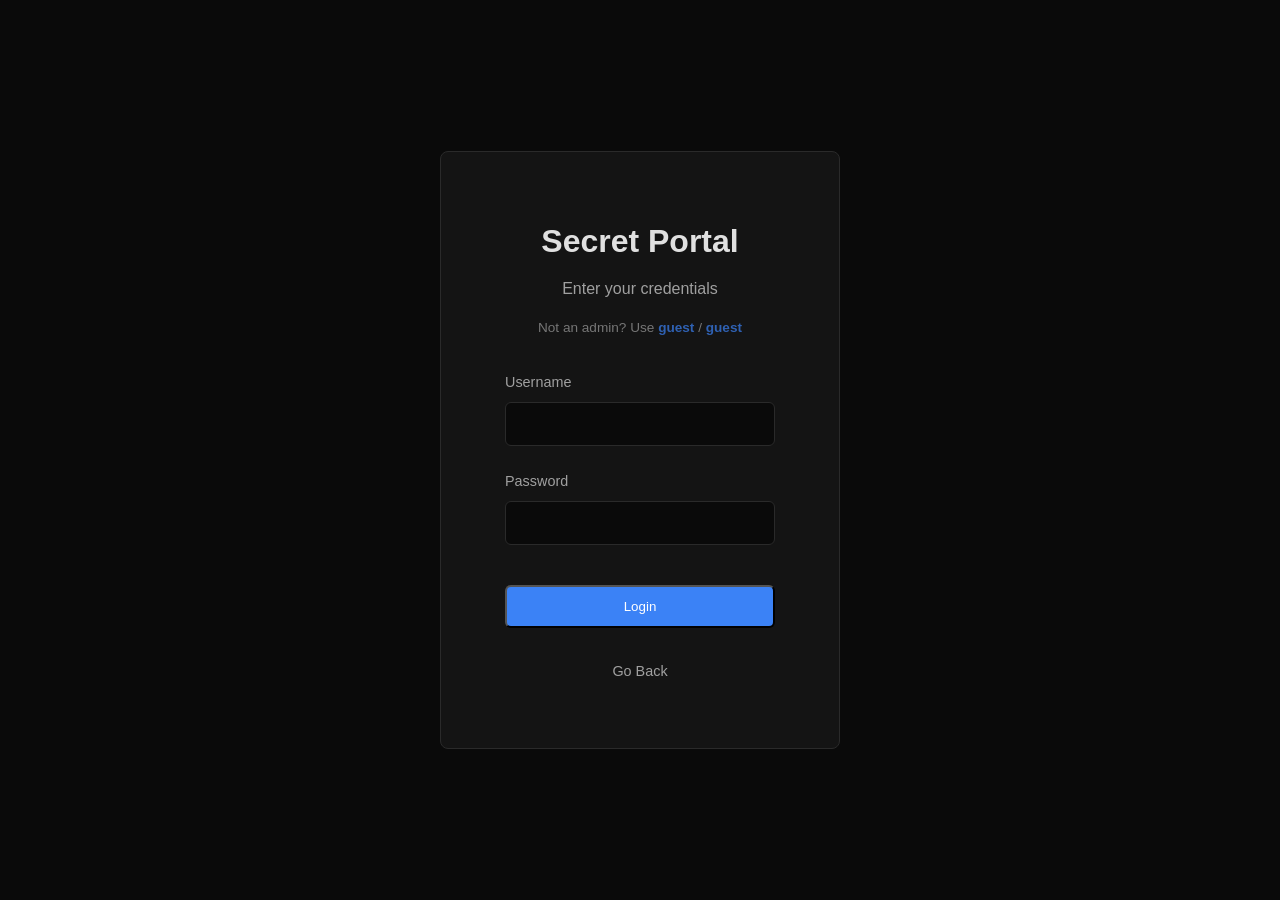
<file: login.html>
<!DOCTYPE html>
<html lang="en">
<head>
    <meta charset="UTF-8">
    <meta name="viewport" content="width=device-width, initial-scale=1.0">
    <title>Login | Portal</title>
    <link rel="stylesheet" href="style.css">
</head>
<body data-page="login">
    <div class="login-container">
        <div class="login-box">
            <h1 class="login-title">Secret Portal</h1>
            <p class="login-subtitle">Enter your credentials</p>
            <p class="login-hint">Not an admin? Use <strong>guest</strong> / <strong>guest</strong></p>

            <form id="loginForm" class="login-form">
                <div class="form-group">
                    <label for="username">Username</label>
                    <input type="text" id="username" name="username" required autocomplete="off">
                </div>
                <div class="form-group">
                    <label for="password">Password</label>
                    <input type="password" id="password" name="password" required>
                </div>
                <p id="errorMsg" class="error-message"></p>
                <button type="submit" class="cta-button login-btn">Login</button>
            </form>

            <a href="secret.html" class="back-link">Go Back</a>
        </div>

        <!-- Dashboard (hidden by default) -->
        <div id="dashboard" class="dashboard hidden">
            <div class="dashboard-header">
                <h1>Welcome, <span id="displayName"></span>!</h1>
                <button id="logoutBtn" class="logout-btn">Logout</button>
            </div>

            <div id="guestContent" class="dashboard-content hidden">
                <div class="access-card">
                    <h2>Guest Access</h2>
                    <p>There's nothing to see here.</p>
                    <div class="secret-message">
                        <p>message</p>
                        <code>Zm9vbAo=  Base64</code>
                    </div>
                </div>
            </div>

            <div id="adminContent" class="dashboard-content hidden">
                <div class="access-card admin-card">
                    <h2>Admin Access</h2>
                    <p>Full access granted. Welcome, administrator.</p>
                    <div class="secret-message">
                        <p>Secret message #1:</p>
                        <code>The cake is a lie.</code>
                    </div>
                    <div class="secret-message">
                        <p>Secret message #2:</p>
                        <code>All your base are belong to us.</code>
                    </div>
                    <div class="secret-message">
                        <p>Admin Secret:</p>
                        <code>konami code: up up down down left right left right B A</code>
                    </div>
                </div>

                <!-- Leaderboard Management -->
                <div class="access-card admin-card leaderboard-admin">
                    <h2>Leaderboard Management</h2>
                    <p>Edit or remove scores from the cat hunt leaderboard.</p>
                    <div id="adminLeaderboard" class="admin-leaderboard">
                        <p class="leaderboard-empty">No scores yet</p>
                    </div>
                    <button id="clearAllBtn" class="logout-btn clear-all-btn">Clear All Scores</button>
                </div>

                <!-- Edit Modal -->
                <div id="editModal" class="modal hidden">
                    <div class="modal-content">
                        <h3>Edit Score</h3>
                        <div class="form-group">
                            <label for="editName">Name</label>
                            <input type="text" id="editName" maxlength="15">
                        </div>
                        <div class="form-group">
                            <label for="editTime">Time (seconds)</label>
                            <input type="number" id="editTime" min="0" step="0.1">
                        </div>
                        <div class="modal-buttons">
                            <button id="saveEditBtn" class="cta-button">Save</button>
                            <button id="cancelEditBtn" class="logout-btn">Cancel</button>
                        </div>
                    </div>
                </div>
            </div>
        </div>
    </div>

    <script>
        // Simple client-side login (NOT secure - for fun only!)
        // Login resets on page refresh or leave
        const accounts = {
            'guest': { password: 'guest', role: 'guest', displayName: 'Guest' },
            'admin': { password: 'admin', role: 'admin', displayName: 'Administrator' }
        };

        const loginForm = document.getElementById('loginForm');
        const dashboard = document.getElementById('dashboard');
        const loginBox = document.querySelector('.login-box');
        const errorMsg = document.getElementById('errorMsg');
        const displayName = document.getElementById('displayName');
        const guestContent = document.getElementById('guestContent');
        const adminContent = document.getElementById('adminContent');
        const logoutBtn = document.getElementById('logoutBtn');

        loginForm.addEventListener('submit', function(e) {
            e.preventDefault();

            const username = document.getElementById('username').value.toLowerCase();
            const password = document.getElementById('password').value;

            if (accounts[username] && accounts[username].password === password) {
                showDashboard(username);
            } else {
                errorMsg.textContent = 'Invalid username or password';
                errorMsg.style.display = 'block';
            }
        });

        logoutBtn.addEventListener('click', function() {
            location.reload();
        });

        function showDashboard(username) {
            const user = accounts[username];
            loginBox.classList.add('hidden');
            dashboard.classList.remove('hidden');
            displayName.textContent = user.displayName;

            if (user.role === 'admin') {
                adminContent.classList.remove('hidden');
                renderAdminLeaderboard();
                initAdminControls();
            } else {
                guestContent.classList.remove('hidden');
            }
        }

        // Admin Leaderboard Management
        let editingIndex = null;

        function getLeaderboard() {
            const data = localStorage.getItem('catLeaderboard');
            return data ? JSON.parse(data) : [];
        }

        function saveLeaderboard(leaderboard) {
            localStorage.setItem('catLeaderboard', JSON.stringify(leaderboard));
        }

        function formatTime(ms) {
            const seconds = Math.floor(ms / 1000);
            const minutes = Math.floor(seconds / 60);
            if (minutes > 0) {
                return `${minutes}m ${seconds % 60}s`;
            }
            return `${(ms / 1000).toFixed(1)}s`;
        }

        function renderAdminLeaderboard() {
            const leaderboard = getLeaderboard();
            const container = document.getElementById('adminLeaderboard');

            if (leaderboard.length === 0) {
                container.innerHTML = '<p class="leaderboard-empty">No scores yet</p>';
                return;
            }

            const sorted = leaderboard
                .map((entry, index) => ({ ...entry, originalIndex: index }))
                .sort((a, b) => a.time - b.time);

            container.innerHTML = sorted.map((entry, rank) => `
                <div class="admin-score-row">
                    <span class="score-rank">#${rank + 1}</span>
                    <span class="score-name">${entry.name}</span>
                    <span class="score-time">${formatTime(entry.time)}</span>
                    <div class="score-actions">
                        <button class="edit-btn" data-index="${entry.originalIndex}">Edit</button>
                        <button class="delete-btn" data-index="${entry.originalIndex}">Delete</button>
                    </div>
                </div>
            `).join('');

            // Add event listeners
            container.querySelectorAll('.edit-btn').forEach(btn => {
                btn.addEventListener('click', () => openEditModal(parseInt(btn.dataset.index)));
            });

            container.querySelectorAll('.delete-btn').forEach(btn => {
                btn.addEventListener('click', () => deleteScore(parseInt(btn.dataset.index)));
            });
        }

        function openEditModal(index) {
            const leaderboard = getLeaderboard();
            const entry = leaderboard[index];
            if (!entry) return;

            editingIndex = index;
            document.getElementById('editName').value = entry.name;
            document.getElementById('editTime').value = (entry.time / 1000).toFixed(1);
            document.getElementById('editModal').classList.remove('hidden');
        }

        function closeEditModal() {
            document.getElementById('editModal').classList.add('hidden');
            editingIndex = null;
        }

        function saveEdit() {
            if (editingIndex === null) return;

            const leaderboard = getLeaderboard();
            const newName = document.getElementById('editName').value.trim() || 'Anonymous';
            const newTime = parseFloat(document.getElementById('editTime').value) * 1000;

            if (newTime > 0) {
                leaderboard[editingIndex] = { name: newName, time: newTime };
                saveLeaderboard(leaderboard);
                renderAdminLeaderboard();
            }

            closeEditModal();
        }

        function deleteScore(index) {
            if (confirm('Delete this score?')) {
                const leaderboard = getLeaderboard();
                leaderboard.splice(index, 1);
                saveLeaderboard(leaderboard);
                renderAdminLeaderboard();
            }
        }

        function clearAllScores() {
            if (confirm('Clear ALL scores? This cannot be undone.')) {
                localStorage.removeItem('catLeaderboard');
                renderAdminLeaderboard();
            }
        }

        function initAdminControls() {
            document.getElementById('saveEditBtn').addEventListener('click', saveEdit);
            document.getElementById('cancelEditBtn').addEventListener('click', closeEditModal);
            document.getElementById('clearAllBtn').addEventListener('click', clearAllScores);

            // Close modal on outside click
            document.getElementById('editModal').addEventListener('click', function(e) {
                if (e.target === this) closeEditModal();
            });
        }
    </script>
</body>
</html>
</file>
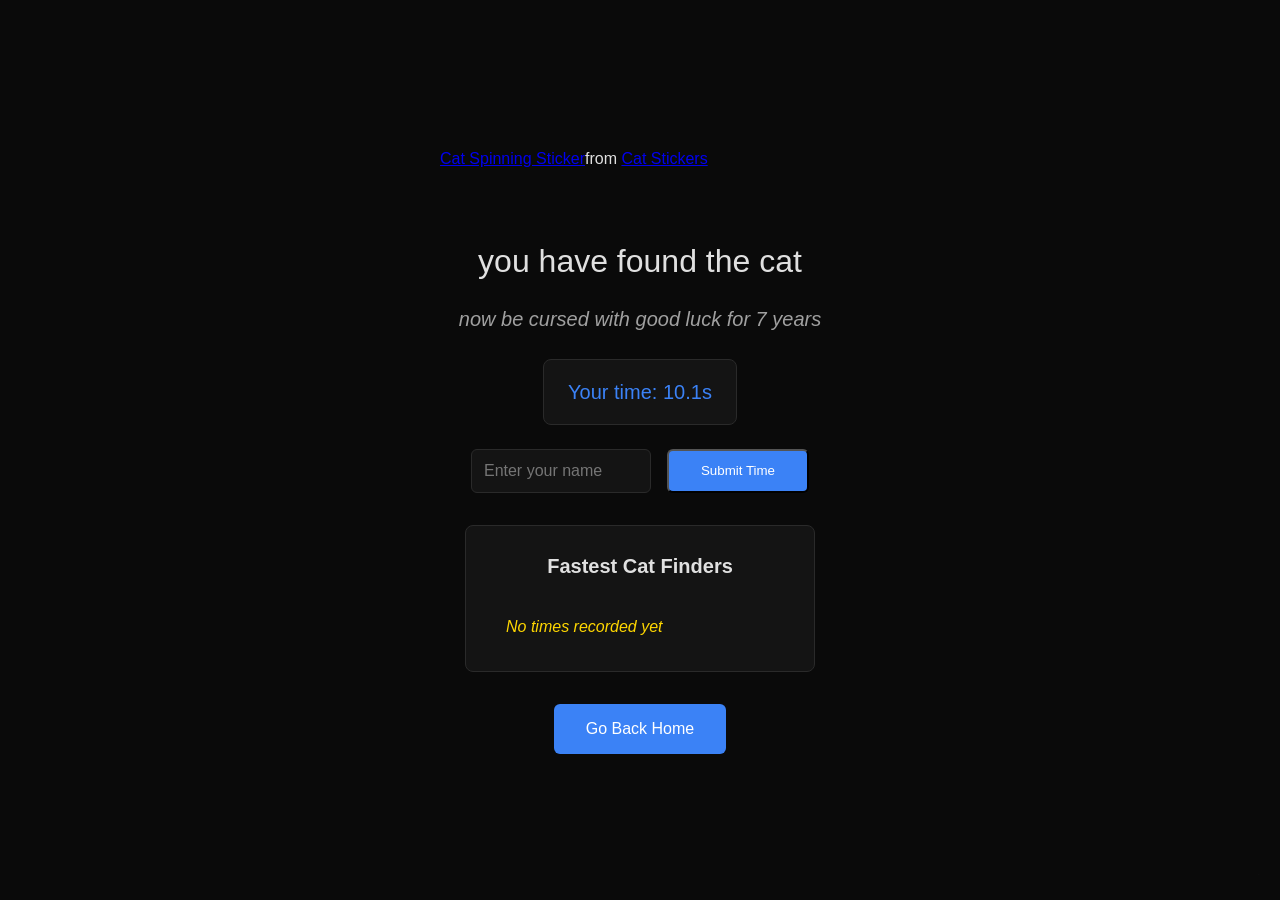
<file: secret.html>
<!DOCTYPE html>
<html lang="en">
<head>
    <meta charset="UTF-8">
    <meta name="viewport" content="width=device-width, initial-scale=1.0">
    <title>cat corner</title>
    <link rel="stylesheet" href="style.css">
</head>
<body data-page="cat">
    <div class="cat-container">
        <div class="spinning-cat-gif">
            <div class="tenor-gif-embed" data-postid="27164337" data-share-method="host" data-aspect-ratio="1.49533" data-width="100%"><a href="https://tenor.com/view/cat-spinning-low-poly-meme-gif-27164337">Cat Spinning Sticker</a>from <a href="https://tenor.com/search/cat-stickers">Cat Stickers</a></div>
            <script type="text/javascript" async src="https://tenor.com/embed.js"></script>
        </div>
        <p class="cat-message">you have found the cat</p>
        <p class="cat-submessage">now be cursed with good luck for 7 years</p>
        <p id="timerResult" class="timer-result"></p>

        <!-- Name submission form -->
        <div id="submitScore" class="submit-score hidden">
            <input type="text" id="playerName" placeholder="Enter your name" maxlength="15">
            <button id="submitBtn" class="cta-button">Submit Time</button>
        </div>

        <!-- Leaderboard -->
        <div class="leaderboard">
            <h3 class="leaderboard-title">Fastest Cat Finders</h3>
            <ol id="leaderboardList" class="leaderboard-list">
                <li class="leaderboard-empty">No times recorded yet</li>
            </ol>
        </div>

        <a href="index.html" class="cta-button cat-back">Go Back Home</a>
        <a href="login.html" class="hidden-button" title="???">.</a>
    </div>

    <script>
        let currentElapsed = null;

        // Format milliseconds to readable time
        function formatTime(ms) {
            const seconds = Math.floor(ms / 1000);
            const minutes = Math.floor(seconds / 60);
            const hours = Math.floor(minutes / 60);

            if (hours > 0) {
                return `${hours}h ${minutes % 60}m ${seconds % 60}s`;
            } else if (minutes > 0) {
                return `${minutes}m ${seconds % 60}s`;
            } else {
                return `${seconds}.${Math.floor((ms % 1000) / 100)}s`;
            }
        }

        // Get leaderboard from localStorage
        function getLeaderboard() {
            const data = localStorage.getItem('catLeaderboard');
            return data ? JSON.parse(data) : [];
        }

        // Save leaderboard to localStorage
        function saveLeaderboard(leaderboard) {
            localStorage.setItem('catLeaderboard', JSON.stringify(leaderboard));
        }

        // Render leaderboard
        function renderLeaderboard() {
            const leaderboard = getLeaderboard();
            const list = document.getElementById('leaderboardList');

            if (leaderboard.length === 0) {
                list.innerHTML = '<li class="leaderboard-empty">No times recorded yet</li>';
                return;
            }

            list.innerHTML = leaderboard
                .sort((a, b) => a.time - b.time)
                .slice(0, 10)
                .map((entry, index) => {
                    const medal = index === 0 ? ' 🥇' : index === 1 ? ' 🥈' : index === 2 ? ' 🥉' : '';
                    return `<li><span class="lb-name">${entry.name}${medal}</span><span class="lb-time">${formatTime(entry.time)}</span></li>`;
                })
                .join('');
        }

        // Stop the timer and display result
        const startTime = localStorage.getItem('catHuntStart');
        if (startTime) {
            const endTime = Date.now();
            currentElapsed = endTime - parseInt(startTime);

            document.getElementById('timerResult').textContent = `Your time: ${formatTime(currentElapsed)}`;
            document.getElementById('submitScore').classList.remove('hidden');

            // Clear the timer so it resets on next visit to home
            localStorage.removeItem('catHuntStart');
        }

        // Submit score
        document.getElementById('submitBtn').addEventListener('click', function() {
            const nameInput = document.getElementById('playerName');
            const name = nameInput.value.trim() || 'Anonymous';

            if (currentElapsed) {
                const leaderboard = getLeaderboard();
                leaderboard.push({ name: name, time: currentElapsed });
                saveLeaderboard(leaderboard);
                renderLeaderboard();

                // Hide submit form
                document.getElementById('submitScore').classList.add('hidden');
                currentElapsed = null;
            }
        });

        // Allow Enter key to submit
        document.getElementById('playerName').addEventListener('keypress', function(e) {
            if (e.key === 'Enter') {
                document.getElementById('submitBtn').click();
            }
        });

        // Initial render
        renderLeaderboard();
    </script>
</body>
</html>
</file>
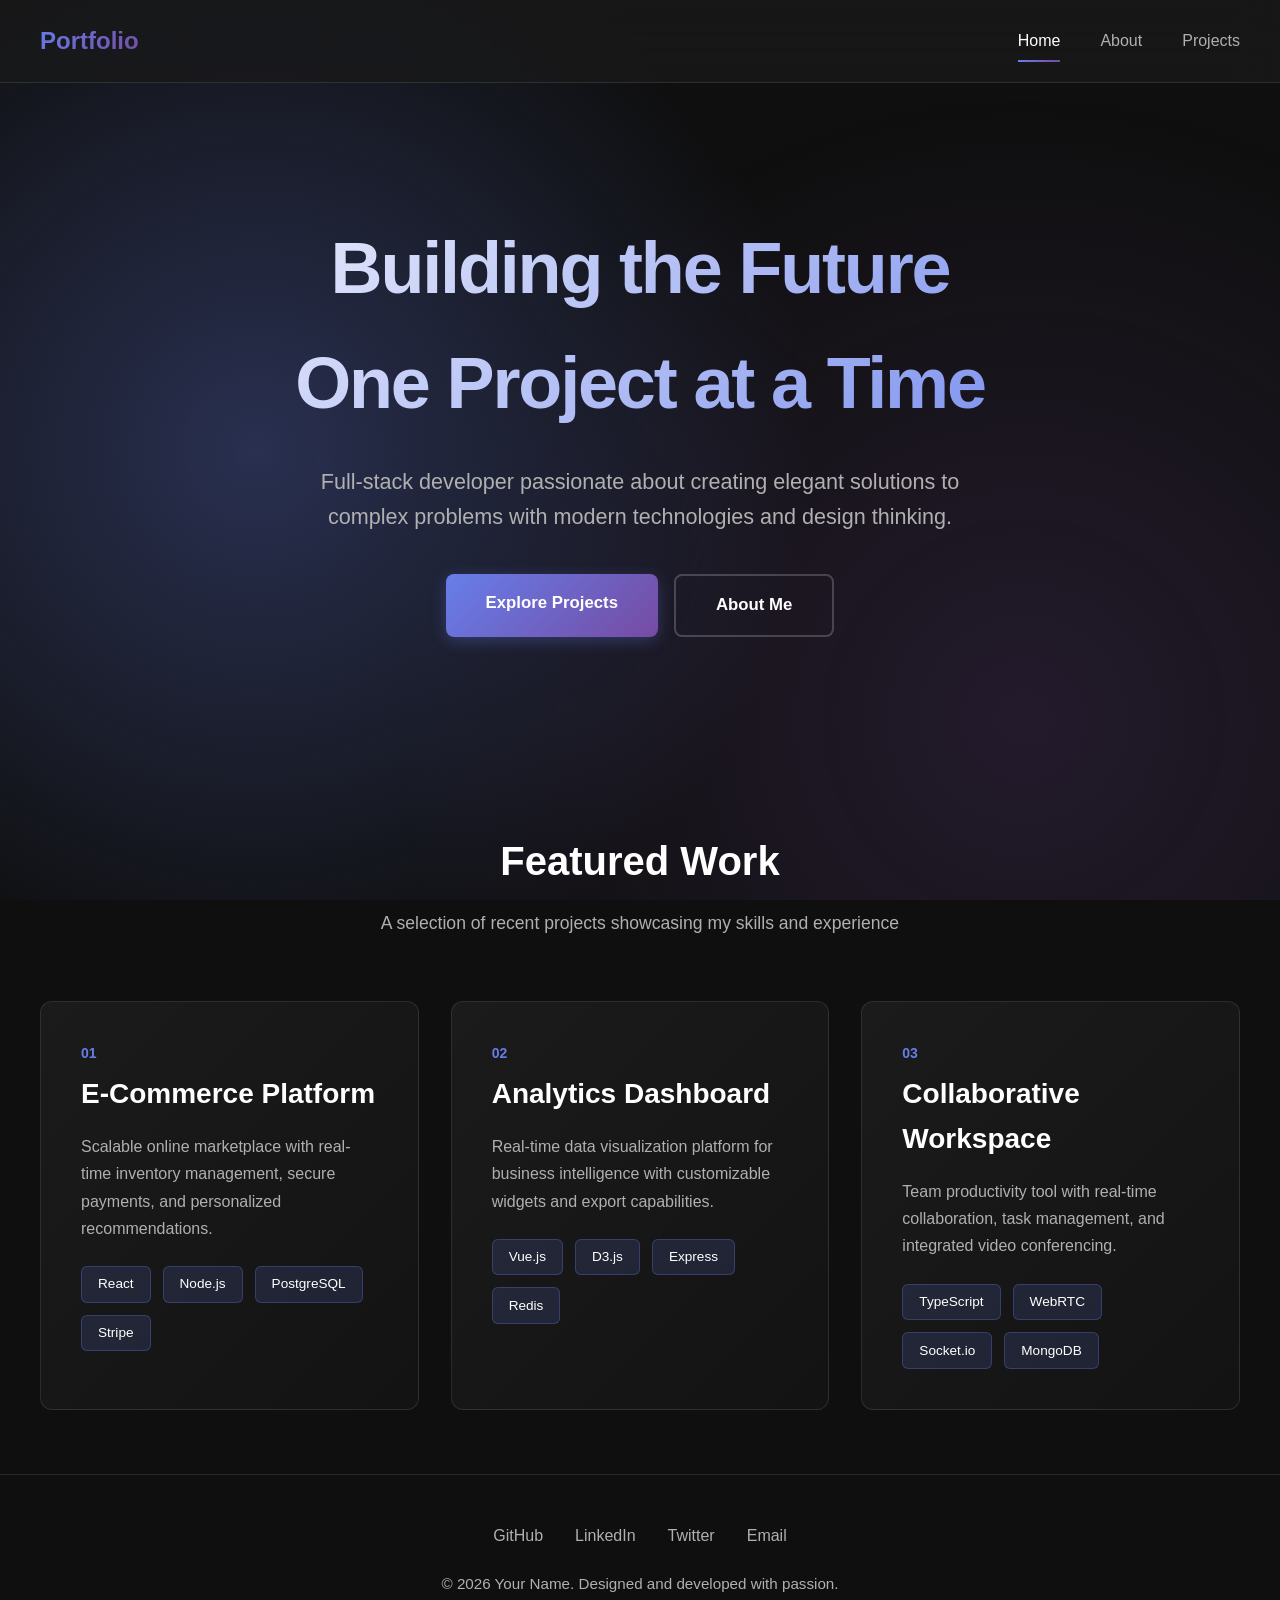
<file: .superdesign/design_iterations/ide_dynamic_gradient_1.html>
<!DOCTYPE html>
<html lang="en">
<head>
    <meta charset="UTF-8">
    <meta name="viewport" content="width=device-width, initial-scale=1.0">
    <title>Portfolio - Dynamic Gradient Design</title>
    <style>
        :root {
            --bg-primary: #0f0f0f;
            --bg-secondary: #1a1a1a;
            --text-primary: #ffffff;
            --text-secondary: #b0b0b0;
            --gradient-start: #667eea;
            --gradient-end: #764ba2;
            --accent: #667eea;
            --accent-glow: rgba(102, 126, 234, 0.3);
        }

        * {
            margin: 0;
            padding: 0;
            box-sizing: border-box;
        }

        body {
            font-family: 'Inter', -apple-system, BlinkMacSystemFont, 'Segoe UI', Roboto, sans-serif;
            background: var(--bg-primary);
            color: var(--text-primary);
            line-height: 1.6;
            min-height: 100vh;
            display: flex;
            flex-direction: column;
            overflow-x: hidden;
        }

        /* Animated Background */
        body::before {
            content: '';
            position: fixed;
            top: 0;
            left: 0;
            width: 100%;
            height: 100%;
            background: radial-gradient(circle at 20% 50%, var(--accent-glow) 0%, transparent 50%),
                        radial-gradient(circle at 80% 80%, rgba(118, 75, 162, 0.2) 0%, transparent 50%);
            animation: gradientShift 15s ease infinite;
            pointer-events: none;
            z-index: -1;
        }

        @keyframes gradientShift {
            0%, 100% { opacity: 0.4; }
            50% { opacity: 0.7; }
        }

        /* Header */
        header {
            background: rgba(26, 26, 26, 0.8);
            backdrop-filter: blur(20px) saturate(180%);
            border-bottom: 1px solid rgba(255, 255, 255, 0.1);
            position: sticky;
            top: 0;
            z-index: 100;
        }

        .header-content {
            max-width: 1400px;
            margin: 0 auto;
            padding: 1.25rem 2.5rem;
            display: flex;
            justify-content: space-between;
            align-items: center;
        }

        .logo {
            font-size: 1.5rem;
            font-weight: 700;
            background: linear-gradient(135deg, var(--gradient-start), var(--gradient-end));
            -webkit-background-clip: text;
            -webkit-text-fill-color: transparent;
            background-clip: text;
            text-decoration: none;
        }

        nav {
            display: flex;
            gap: 2.5rem;
        }

        nav a {
            color: var(--text-secondary);
            text-decoration: none;
            font-size: 1rem;
            font-weight: 500;
            transition: all 0.3s ease;
            position: relative;
            padding: 0.5rem 0;
        }

        nav a::before {
            content: '';
            position: absolute;
            bottom: 0;
            left: 0;
            width: 0;
            height: 2px;
            background: linear-gradient(90deg, var(--gradient-start), var(--gradient-end));
            transition: width 0.3s ease;
        }

        nav a:hover::before,
        nav a.active::before {
            width: 100%;
        }

        nav a:hover,
        nav a.active {
            color: var(--text-primary);
        }

        /* Hero Section */
        .hero {
            padding: 8rem 2.5rem;
            text-align: center;
            position: relative;
        }

        .hero h1 {
            font-size: 4.5rem;
            font-weight: 800;
            margin-bottom: 1.5rem;
            letter-spacing: -0.03em;
            background: linear-gradient(135deg, var(--text-primary) 0%, var(--gradient-start) 100%);
            -webkit-background-clip: text;
            -webkit-text-fill-color: transparent;
            background-clip: text;
            animation: fadeInUp 0.8s ease;
        }

        @keyframes fadeInUp {
            from {
                opacity: 0;
                transform: translateY(30px);
            }
            to {
                opacity: 1;
                transform: translateY(0);
            }
        }

        .hero p {
            font-size: 1.35rem;
            color: var(--text-secondary);
            max-width: 700px;
            margin: 0 auto 2.5rem;
            animation: fadeInUp 0.8s ease 0.2s backwards;
        }

        .cta-group {
            display: flex;
            gap: 1rem;
            justify-content: center;
            animation: fadeInUp 0.8s ease 0.4s backwards;
        }

        .cta-button {
            padding: 1rem 2.5rem;
            background: linear-gradient(135deg, var(--gradient-start), var(--gradient-end));
            color: white;
            text-decoration: none;
            border-radius: 8px;
            font-weight: 600;
            font-size: 1.05rem;
            transition: all 0.3s ease;
            box-shadow: 0 4px 15px var(--accent-glow);
        }

        .cta-button:hover {
            transform: translateY(-2px);
            box-shadow: 0 6px 25px var(--accent-glow);
        }

        .cta-secondary {
            padding: 1rem 2.5rem;
            background: transparent;
            color: var(--text-primary);
            text-decoration: none;
            border: 2px solid rgba(255, 255, 255, 0.2);
            border-radius: 8px;
            font-weight: 600;
            font-size: 1.05rem;
            transition: all 0.3s ease;
        }

        .cta-secondary:hover {
            border-color: var(--accent);
            background: rgba(102, 126, 234, 0.1);
        }

        /* Projects Section */
        .projects-section {
            max-width: 1400px;
            margin: 0 auto;
            padding: 4rem 2.5rem;
        }

        .section-header {
            text-align: center;
            margin-bottom: 4rem;
        }

        .section-header h2 {
            font-size: 2.5rem;
            font-weight: 700;
            margin-bottom: 1rem;
        }

        .section-header p {
            color: var(--text-secondary);
            font-size: 1.1rem;
        }

        .project-grid {
            display: grid;
            grid-template-columns: repeat(auto-fit, minmax(350px, 1fr));
            gap: 2rem;
        }

        .project-card {
            background: linear-gradient(135deg, rgba(255, 255, 255, 0.05) 0%, rgba(255, 255, 255, 0.02) 100%);
            border: 1px solid rgba(255, 255, 255, 0.1);
            border-radius: 12px;
            padding: 2.5rem;
            transition: all 0.4s ease;
            position: relative;
            overflow: hidden;
        }

        .project-card::before {
            content: '';
            position: absolute;
            top: 0;
            left: 0;
            width: 100%;
            height: 100%;
            background: linear-gradient(135deg, var(--accent-glow) 0%, transparent 100%);
            opacity: 0;
            transition: opacity 0.4s ease;
        }

        .project-card:hover::before {
            opacity: 1;
        }

        .project-card:hover {
            transform: translateY(-8px);
            border-color: var(--accent);
            box-shadow: 0 20px 40px rgba(0, 0, 0, 0.4);
        }

        .project-card-content {
            position: relative;
            z-index: 1;
        }

        .project-number {
            font-size: 0.875rem;
            color: var(--accent);
            font-weight: 600;
            margin-bottom: 0.5rem;
        }

        .project-card h3 {
            font-size: 1.75rem;
            margin-bottom: 1rem;
        }

        .project-card p {
            color: var(--text-secondary);
            margin-bottom: 1.5rem;
            line-height: 1.7;
        }

        .tech-stack {
            display: flex;
            gap: 0.75rem;
            flex-wrap: wrap;
        }

        .tech-tag {
            background: rgba(102, 126, 234, 0.15);
            border: 1px solid rgba(102, 126, 234, 0.3);
            padding: 0.4rem 1rem;
            border-radius: 6px;
            font-size: 0.85rem;
            color: var(--text-primary);
            font-weight: 500;
        }

        /* Footer */
        footer {
            margin-top: auto;
            border-top: 1px solid rgba(255, 255, 255, 0.1);
            padding: 3rem 2.5rem;
            text-align: center;
        }

        .footer-content {
            max-width: 1400px;
            margin: 0 auto;
        }

        .social-links {
            display: flex;
            gap: 2rem;
            justify-content: center;
            margin-bottom: 1.5rem;
        }

        .social-links a {
            color: var(--text-secondary);
            text-decoration: none;
            font-weight: 500;
            transition: color 0.3s ease;
        }

        .social-links a:hover {
            color: var(--accent);
        }

        footer p {
            color: var(--text-secondary);
            font-size: 0.95rem;
        }

        @media (max-width: 768px) {
            .hero h1 {
                font-size: 3rem;
            }

            .cta-group {
                flex-direction: column;
            }

            nav {
                gap: 1.5rem;
            }

            .project-grid {
                grid-template-columns: 1fr;
            }
        }
    </style>
</head>
<body>
    <header>
        <div class="header-content">
            <a href="index.html" class="logo">Portfolio</a>
            <nav>
                <a href="index.html" class="active">Home</a>
                <a href="about.html">About</a>
                <a href="projects.html">Projects</a>
            </nav>
        </div>
    </header>

    <main>
        <section class="hero">
            <h1>Building the Future<br>One Project at a Time</h1>
            <p>Full-stack developer passionate about creating elegant solutions to complex problems with modern technologies and design thinking.</p>
            <div class="cta-group">
                <a href="projects.html" class="cta-button">Explore Projects</a>
                <a href="about.html" class="cta-secondary">About Me</a>
            </div>
        </section>

        <section class="projects-section">
            <div class="section-header">
                <h2>Featured Work</h2>
                <p>A selection of recent projects showcasing my skills and experience</p>
            </div>

            <div class="project-grid">
                <article class="project-card">
                    <div class="project-card-content">
                        <div class="project-number">01</div>
                        <h3>E-Commerce Platform</h3>
                        <p>Scalable online marketplace with real-time inventory management, secure payments, and personalized recommendations.</p>
                        <div class="tech-stack">
                            <span class="tech-tag">React</span>
                            <span class="tech-tag">Node.js</span>
                            <span class="tech-tag">PostgreSQL</span>
                            <span class="tech-tag">Stripe</span>
                        </div>
                    </div>
                </article>

                <article class="project-card">
                    <div class="project-card-content">
                        <div class="project-number">02</div>
                        <h3>Analytics Dashboard</h3>
                        <p>Real-time data visualization platform for business intelligence with customizable widgets and export capabilities.</p>
                        <div class="tech-stack">
                            <span class="tech-tag">Vue.js</span>
                            <span class="tech-tag">D3.js</span>
                            <span class="tech-tag">Express</span>
                            <span class="tech-tag">Redis</span>
                        </div>
                    </div>
                </article>

                <article class="project-card">
                    <div class="project-card-content">
                        <div class="project-number">03</div>
                        <h3>Collaborative Workspace</h3>
                        <p>Team productivity tool with real-time collaboration, task management, and integrated video conferencing.</p>
                        <div class="tech-stack">
                            <span class="tech-tag">TypeScript</span>
                            <span class="tech-tag">WebRTC</span>
                            <span class="tech-tag">Socket.io</span>
                            <span class="tech-tag">MongoDB</span>
                        </div>
                    </div>
                </article>
            </div>
        </section>
    </main>

    <footer>
        <div class="footer-content">
            <div class="social-links">
                <a href="https://github.com/yourusername">GitHub</a>
                <a href="https://linkedin.com/in/yourusername">LinkedIn</a>
                <a href="https://twitter.com/yourusername">Twitter</a>
                <a href="mailto:your@email.com">Email</a>
            </div>
            <p>&copy; 2026 Your Name. Designed and developed with passion.</p>
        </div>
    </footer>
</body>
</html>
</file>
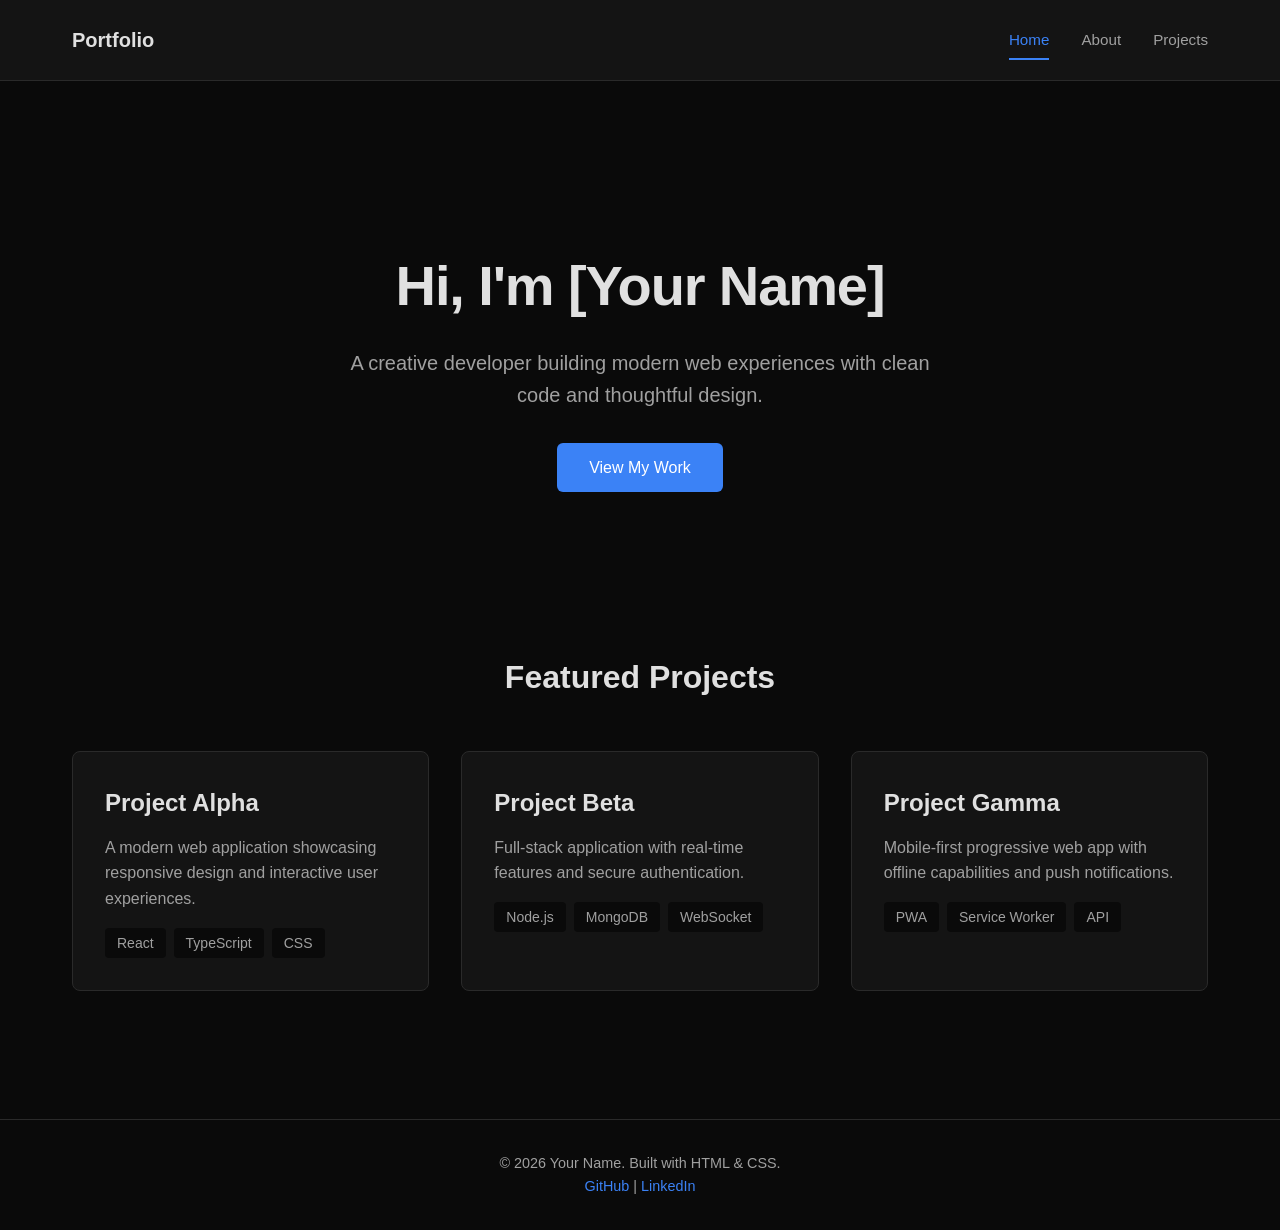
<file: .superdesign/design_iterations/ide_minimal_clean_1.html>
<!DOCTYPE html>
<html lang="en">
<head>
    <meta charset="UTF-8">
    <meta name="viewport" content="width=device-width, initial-scale=1.0">
    <title>Portfolio - Minimal Clean Design</title>
    <style>
        :root {
            --bg-primary: #0a0a0a;
            --bg-secondary: #141414;
            --text-primary: #e0e0e0;
            --text-secondary: #a0a0a0;
            --accent: #3b82f6;
            --accent-hover: #60a5fa;
            --border: #2a2a2a;
        }

        * {
            margin: 0;
            padding: 0;
            box-sizing: border-box;
        }

        body {
            font-family: -apple-system, BlinkMacSystemFont, 'Segoe UI', Roboto, Oxygen, Ubuntu, Cantarell, sans-serif;
            background: var(--bg-primary);
            color: var(--text-primary);
            line-height: 1.6;
            min-height: 100vh;
            display: flex;
            flex-direction: column;
        }

        /* Header */
        header {
            border-bottom: 1px solid var(--border);
            background: var(--bg-secondary);
            backdrop-filter: blur(10px);
            position: sticky;
            top: 0;
            z-index: 100;
        }

        .header-content {
            max-width: 1200px;
            margin: 0 auto;
            padding: 1.5rem 2rem;
            display: flex;
            justify-content: space-between;
            align-items: center;
        }

        .logo {
            font-size: 1.25rem;
            font-weight: 600;
            color: var(--text-primary);
            text-decoration: none;
        }

        nav {
            display: flex;
            gap: 2rem;
        }

        nav a {
            color: var(--text-secondary);
            text-decoration: none;
            font-size: 0.95rem;
            transition: color 0.2s ease;
            position: relative;
        }

        nav a:hover {
            color: var(--text-primary);
        }

        nav a.active {
            color: var(--accent);
        }

        nav a.active::after {
            content: '';
            position: absolute;
            bottom: -0.5rem;
            left: 0;
            right: 0;
            height: 2px;
            background: var(--accent);
        }

        /* Main Content */
        main {
            flex: 1;
            max-width: 1200px;
            margin: 0 auto;
            padding: 4rem 2rem;
            width: 100%;
        }

        .hero {
            padding: 6rem 0;
            text-align: center;
        }

        .hero h1 {
            font-size: 3.5rem;
            font-weight: 700;
            margin-bottom: 1rem;
            letter-spacing: -0.02em;
        }

        .hero p {
            font-size: 1.25rem;
            color: var(--text-secondary);
            max-width: 600px;
            margin: 0 auto 2rem;
        }

        .cta-button {
            display: inline-block;
            padding: 0.75rem 2rem;
            background: var(--accent);
            color: white;
            text-decoration: none;
            border-radius: 6px;
            font-weight: 500;
            transition: background 0.2s ease;
        }

        .cta-button:hover {
            background: var(--accent-hover);
        }

        .featured-section {
            padding: 4rem 0;
        }

        .section-title {
            font-size: 2rem;
            margin-bottom: 2rem;
            text-align: center;
        }

        .project-grid {
            display: grid;
            grid-template-columns: repeat(auto-fit, minmax(300px, 1fr));
            gap: 2rem;
            margin-top: 3rem;
        }

        .project-card {
            background: var(--bg-secondary);
            border: 1px solid var(--border);
            border-radius: 8px;
            padding: 2rem;
            transition: border-color 0.2s ease, transform 0.2s ease;
        }

        .project-card:hover {
            border-color: var(--accent);
            transform: translateY(-4px);
        }

        .project-card h3 {
            font-size: 1.5rem;
            margin-bottom: 0.75rem;
        }

        .project-card p {
            color: var(--text-secondary);
            margin-bottom: 1rem;
        }

        .project-tags {
            display: flex;
            gap: 0.5rem;
            flex-wrap: wrap;
        }

        .tag {
            background: var(--bg-primary);
            padding: 0.25rem 0.75rem;
            border-radius: 4px;
            font-size: 0.875rem;
            color: var(--text-secondary);
        }

        /* Footer */
        footer {
            border-top: 1px solid var(--border);
            padding: 2rem;
            text-align: center;
            color: var(--text-secondary);
            font-size: 0.9rem;
        }

        footer a {
            color: var(--accent);
            text-decoration: none;
        }

        footer a:hover {
            text-decoration: underline;
        }

        @media (max-width: 768px) {
            .hero h1 {
                font-size: 2.5rem;
            }

            nav {
                gap: 1rem;
            }

            .project-grid {
                grid-template-columns: 1fr;
            }
        }
    </style>
</head>
<body>
    <header>
        <div class="header-content">
            <a href="index.html" class="logo">Portfolio</a>
            <nav>
                <a href="index.html" class="active">Home</a>
                <a href="about.html">About</a>
                <a href="projects.html">Projects</a>
            </nav>
        </div>
    </header>

    <main>
        <section class="hero">
            <h1>Hi, I'm [Your Name]</h1>
            <p>A creative developer building modern web experiences with clean code and thoughtful design.</p>
            <a href="projects.html" class="cta-button">View My Work</a>
        </section>

        <section class="featured-section">
            <h2 class="section-title">Featured Projects</h2>
            <div class="project-grid">
                <article class="project-card">
                    <h3>Project Alpha</h3>
                    <p>A modern web application showcasing responsive design and interactive user experiences.</p>
                    <div class="project-tags">
                        <span class="tag">React</span>
                        <span class="tag">TypeScript</span>
                        <span class="tag">CSS</span>
                    </div>
                </article>

                <article class="project-card">
                    <h3>Project Beta</h3>
                    <p>Full-stack application with real-time features and secure authentication.</p>
                    <div class="project-tags">
                        <span class="tag">Node.js</span>
                        <span class="tag">MongoDB</span>
                        <span class="tag">WebSocket</span>
                    </div>
                </article>

                <article class="project-card">
                    <h3>Project Gamma</h3>
                    <p>Mobile-first progressive web app with offline capabilities and push notifications.</p>
                    <div class="project-tags">
                        <span class="tag">PWA</span>
                        <span class="tag">Service Worker</span>
                        <span class="tag">API</span>
                    </div>
                </article>
            </div>
        </section>
    </main>

    <footer>
        <p>&copy; 2026 Your Name. Built with HTML & CSS.</p>
        <p>
            <a href="https://github.com/yourusername">GitHub</a> |
            <a href="https://linkedin.com/in/yourusername">LinkedIn</a>
        </p>
    </footer>
</body>
</html>
</file>
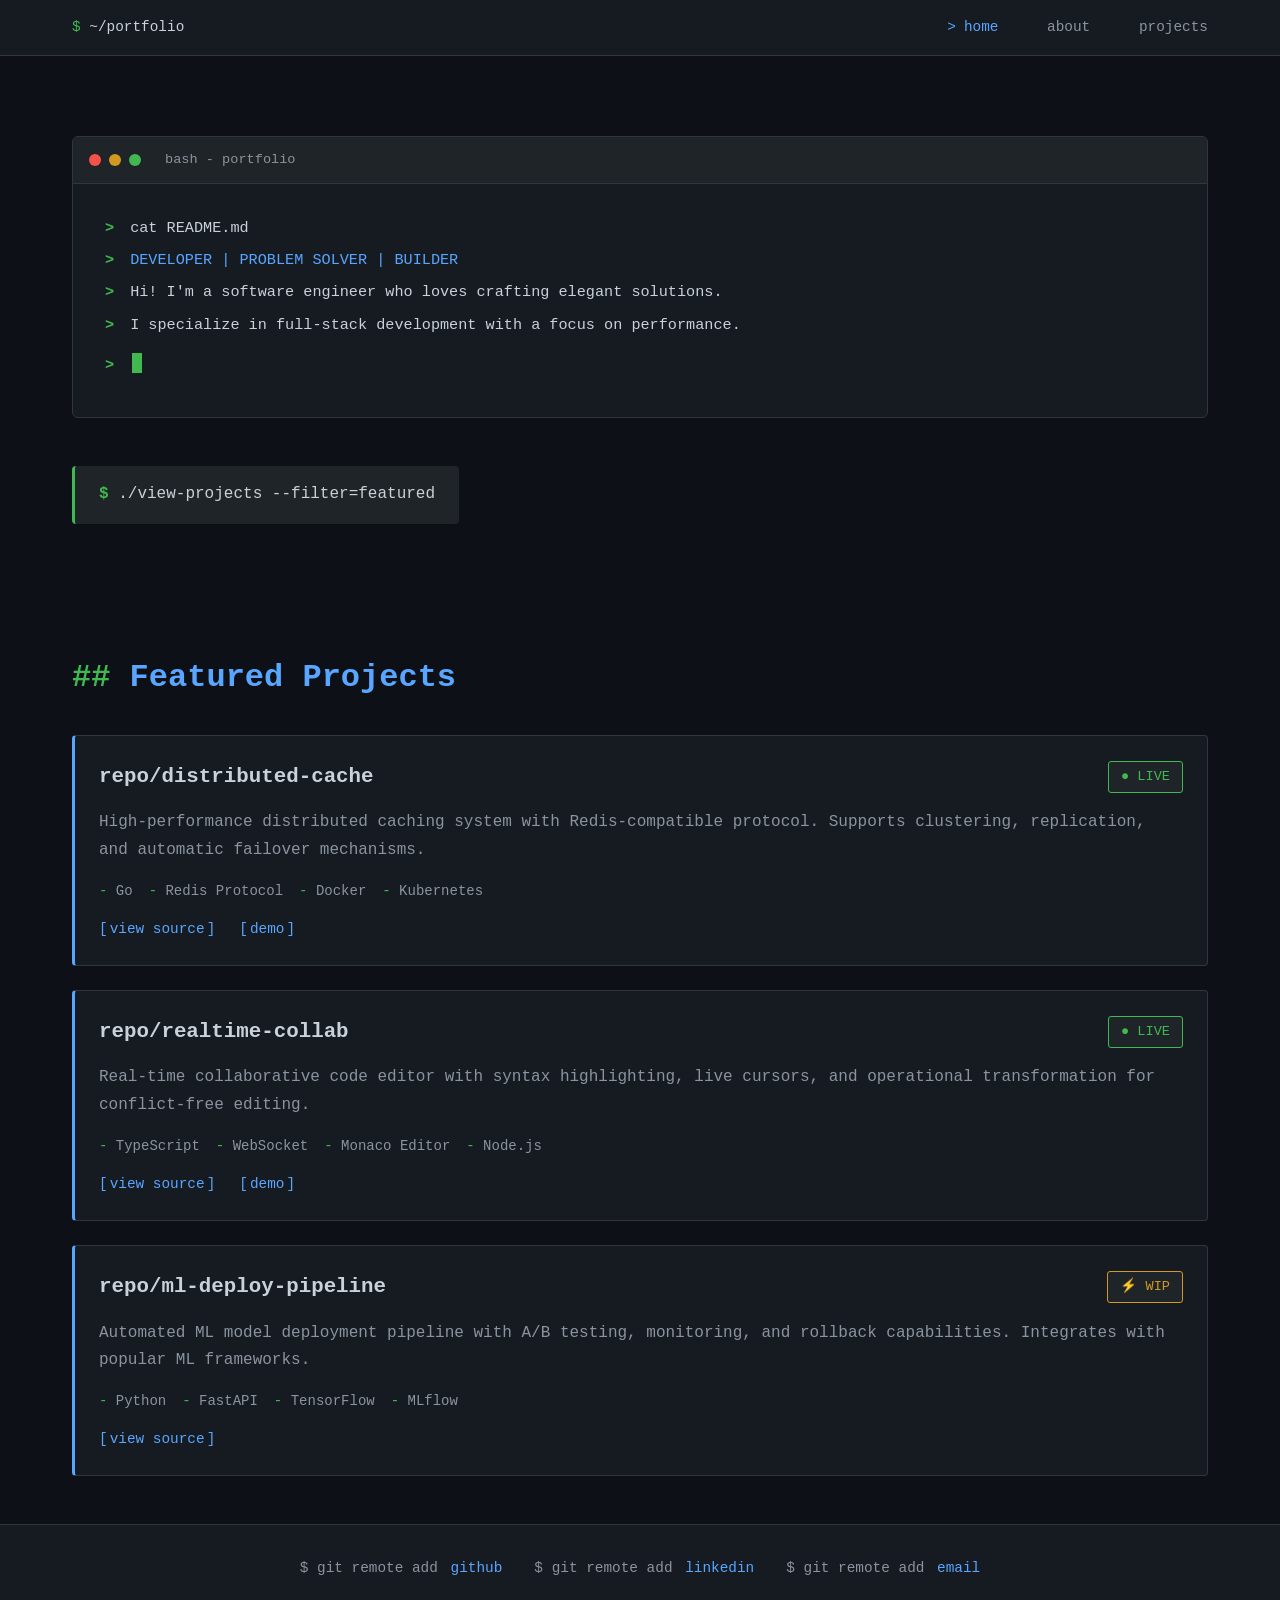
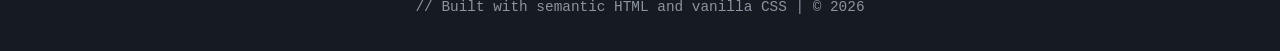
<file: .superdesign/design_iterations/ide_terminal_dev_1.html>
<!DOCTYPE html>
<html lang="en">
<head>
    <meta charset="UTF-8">
    <meta name="viewport" content="width=device-width, initial-scale=1.0">
    <title>Portfolio - Terminal Developer Theme</title>
    <style>
        :root {
            --bg-primary: #0d1117;
            --bg-secondary: #161b22;
            --bg-tertiary: #1f2428;
            --text-primary: #c9d1d9;
            --text-secondary: #8b949e;
            --text-accent: #58a6ff;
            --green: #3fb950;
            --yellow: #d29922;
            --red: #f85149;
            --border: #30363d;
        }

        * {
            margin: 0;
            padding: 0;
            box-sizing: border-box;
        }

        body {
            font-family: 'Consolas', 'Monaco', 'Courier New', monospace;
            background: var(--bg-primary);
            color: var(--text-primary);
            line-height: 1.6;
            min-height: 100vh;
            display: flex;
            flex-direction: column;
        }

        /* Terminal cursor blink */
        @keyframes blink {
            0%, 50% { opacity: 1; }
            51%, 100% { opacity: 0; }
        }

        .cursor {
            display: inline-block;
            width: 10px;
            height: 20px;
            background: var(--green);
            animation: blink 1s infinite;
            margin-left: 2px;
        }

        /* Header */
        header {
            background: var(--bg-secondary);
            border-bottom: 1px solid var(--border);
            font-size: 0.9rem;
        }

        .header-content {
            max-width: 1200px;
            margin: 0 auto;
            padding: 1rem 2rem;
            display: flex;
            justify-content: space-between;
            align-items: center;
        }

        .terminal-prompt {
            color: var(--green);
            font-weight: bold;
        }

        .logo {
            color: var(--text-primary);
            text-decoration: none;
        }

        .logo::before {
            content: '$ ';
            color: var(--green);
        }

        nav {
            display: flex;
            gap: 2rem;
        }

        nav a {
            color: var(--text-secondary);
            text-decoration: none;
            transition: color 0.2s ease;
            position: relative;
        }

        nav a::before {
            content: '>';
            margin-right: 0.5rem;
            opacity: 0;
            transition: opacity 0.2s ease;
        }

        nav a:hover::before,
        nav a.active::before {
            opacity: 1;
        }

        nav a:hover,
        nav a.active {
            color: var(--text-accent);
        }

        /* Main Content */
        main {
            flex: 1;
            max-width: 1200px;
            margin: 0 auto;
            padding: 3rem 2rem;
            width: 100%;
        }

        /* Terminal Window */
        .terminal-window {
            background: var(--bg-secondary);
            border: 1px solid var(--border);
            border-radius: 6px;
            overflow: hidden;
            margin-bottom: 3rem;
        }

        .terminal-header {
            background: var(--bg-tertiary);
            padding: 0.75rem 1rem;
            display: flex;
            align-items: center;
            gap: 0.5rem;
            border-bottom: 1px solid var(--border);
        }

        .terminal-dot {
            width: 12px;
            height: 12px;
            border-radius: 50%;
        }

        .dot-red { background: var(--red); }
        .dot-yellow { background: var(--yellow); }
        .dot-green { background: var(--green); }

        .terminal-body {
            padding: 2rem;
            font-size: 0.95rem;
        }

        .terminal-line {
            margin-bottom: 0.5rem;
            display: flex;
            align-items: flex-start;
        }

        .terminal-line::before {
            content: '>';
            color: var(--green);
            margin-right: 1rem;
            font-weight: bold;
        }

        .hero {
            padding: 2rem 0 4rem;
        }

        .hero h1 {
            font-size: 2.5rem;
            margin-bottom: 1.5rem;
            color: var(--text-accent);
        }

        .hero h1::before {
            content: '# ';
            color: var(--green);
        }

        .hero-text {
            color: var(--text-secondary);
            font-size: 1.1rem;
            margin-bottom: 2rem;
            max-width: 800px;
        }

        .command-line {
            background: var(--bg-tertiary);
            padding: 1rem 1.5rem;
            border-left: 3px solid var(--green);
            font-size: 1rem;
            margin-bottom: 1rem;
            display: inline-block;
            border-radius: 4px;
        }

        .command-line::before {
            content: '$ ';
            color: var(--green);
            font-weight: bold;
        }

        /* Projects Section */
        .projects-section {
            margin-top: 3rem;
        }

        .section-title {
            font-size: 2rem;
            margin-bottom: 2rem;
            color: var(--text-accent);
        }

        .section-title::before {
            content: '## ';
            color: var(--green);
        }

        .project-list {
            display: flex;
            flex-direction: column;
            gap: 1.5rem;
        }

        .project-item {
            background: var(--bg-secondary);
            border: 1px solid var(--border);
            border-left: 3px solid var(--text-accent);
            padding: 1.5rem;
            border-radius: 4px;
            transition: all 0.3s ease;
        }

        .project-item:hover {
            border-left-color: var(--green);
            background: var(--bg-tertiary);
            transform: translateX(4px);
        }

        .project-header {
            display: flex;
            justify-content: space-between;
            align-items: center;
            margin-bottom: 1rem;
        }

        .project-name {
            font-size: 1.3rem;
            color: var(--text-primary);
            font-weight: bold;
        }

        .project-status {
            font-size: 0.85rem;
            padding: 0.25rem 0.75rem;
            border-radius: 3px;
            background: var(--bg-tertiary);
            border: 1px solid var(--border);
        }

        .status-live {
            color: var(--green);
            border-color: var(--green);
        }

        .status-wip {
            color: var(--yellow);
            border-color: var(--yellow);
        }

        .project-description {
            color: var(--text-secondary);
            margin-bottom: 1rem;
            line-height: 1.7;
        }

        .project-tech {
            display: flex;
            gap: 1rem;
            flex-wrap: wrap;
            font-size: 0.875rem;
        }

        .tech-item {
            color: var(--text-secondary);
        }

        .tech-item::before {
            content: '- ';
            color: var(--green);
        }

        .project-links {
            margin-top: 1rem;
            display: flex;
            gap: 1.5rem;
        }

        .project-link {
            color: var(--text-accent);
            text-decoration: none;
            font-size: 0.9rem;
            transition: color 0.2s ease;
        }

        .project-link:hover {
            color: var(--green);
            text-decoration: underline;
        }

        .project-link::before {
            content: '[';
            margin-right: 2px;
        }

        .project-link::after {
            content: ']';
            margin-left: 2px;
        }

        /* Footer */
        footer {
            background: var(--bg-secondary);
            border-top: 1px solid var(--border);
            padding: 2rem;
            text-align: center;
            font-size: 0.9rem;
            color: var(--text-secondary);
        }

        .footer-links {
            display: flex;
            gap: 2rem;
            justify-content: center;
            margin-bottom: 1rem;
        }

        .footer-links a {
            color: var(--text-accent);
            text-decoration: none;
        }

        .footer-links a:hover {
            color: var(--green);
            text-decoration: underline;
        }

        .footer-links a::before {
            content: '$ git remote add ';
            color: var(--text-secondary);
            margin-right: 0.25rem;
        }

        @media (max-width: 768px) {
            .hero h1 {
                font-size: 2rem;
            }

            nav {
                gap: 1rem;
                font-size: 0.85rem;
            }

            .project-header {
                flex-direction: column;
                align-items: flex-start;
                gap: 0.5rem;
            }

            .footer-links {
                flex-direction: column;
                gap: 0.5rem;
            }
        }
    </style>
</head>
<body>
    <header>
        <div class="header-content">
            <a href="index.html" class="logo">~/portfolio</a>
            <nav>
                <a href="index.html" class="active">home</a>
                <a href="about.html">about</a>
                <a href="projects.html">projects</a>
            </nav>
        </div>
    </header>

    <main>
        <section class="hero">
            <div class="terminal-window">
                <div class="terminal-header">
                    <span class="terminal-dot dot-red"></span>
                    <span class="terminal-dot dot-yellow"></span>
                    <span class="terminal-dot dot-green"></span>
                    <span style="margin-left: 1rem; color: var(--text-secondary); font-size: 0.85rem;">bash - portfolio</span>
                </div>
                <div class="terminal-body">
                    <div class="terminal-line">cat README.md</div>
                    <div class="terminal-line" style="color: var(--text-accent);">DEVELOPER | PROBLEM SOLVER | BUILDER</div>
                    <div class="terminal-line">Hi! I'm a software engineer who loves crafting elegant solutions.</div>
                    <div class="terminal-line">I specialize in full-stack development with a focus on performance.</div>
                    <div class="terminal-line" style="margin-top: 1rem;">
                        <span class="cursor"></span>
                    </div>
                </div>
            </div>

            <div class="command-line">./view-projects --filter=featured</div>
        </section>

        <section class="projects-section">
            <h2 class="section-title">Featured Projects</h2>

            <div class="project-list">
                <article class="project-item">
                    <div class="project-header">
                        <h3 class="project-name">repo/distributed-cache</h3>
                        <span class="project-status status-live">● LIVE</span>
                    </div>
                    <p class="project-description">
                        High-performance distributed caching system with Redis-compatible protocol.
                        Supports clustering, replication, and automatic failover mechanisms.
                    </p>
                    <div class="project-tech">
                        <span class="tech-item">Go</span>
                        <span class="tech-item">Redis Protocol</span>
                        <span class="tech-item">Docker</span>
                        <span class="tech-item">Kubernetes</span>
                    </div>
                    <div class="project-links">
                        <a href="#" class="project-link">view source</a>
                        <a href="#" class="project-link">demo</a>
                    </div>
                </article>

                <article class="project-item">
                    <div class="project-header">
                        <h3 class="project-name">repo/realtime-collab</h3>
                        <span class="project-status status-live">● LIVE</span>
                    </div>
                    <p class="project-description">
                        Real-time collaborative code editor with syntax highlighting, live cursors,
                        and operational transformation for conflict-free editing.
                    </p>
                    <div class="project-tech">
                        <span class="tech-item">TypeScript</span>
                        <span class="tech-item">WebSocket</span>
                        <span class="tech-item">Monaco Editor</span>
                        <span class="tech-item">Node.js</span>
                    </div>
                    <div class="project-links">
                        <a href="#" class="project-link">view source</a>
                        <a href="#" class="project-link">demo</a>
                    </div>
                </article>

                <article class="project-item">
                    <div class="project-header">
                        <h3 class="project-name">repo/ml-deploy-pipeline</h3>
                        <span class="project-status status-wip">⚡ WIP</span>
                    </div>
                    <p class="project-description">
                        Automated ML model deployment pipeline with A/B testing, monitoring,
                        and rollback capabilities. Integrates with popular ML frameworks.
                    </p>
                    <div class="project-tech">
                        <span class="tech-item">Python</span>
                        <span class="tech-item">FastAPI</span>
                        <span class="tech-item">TensorFlow</span>
                        <span class="tech-item">MLflow</span>
                    </div>
                    <div class="project-links">
                        <a href="#" class="project-link">view source</a>
                    </div>
                </article>
            </div>
        </section>
    </main>

    <footer>
        <div class="footer-links">
            <a href="https://github.com/yourusername">github</a>
            <a href="https://linkedin.com/in/yourusername">linkedin</a>
            <a href="mailto:your@email.com">email</a>
        </div>
        <p>// Built with semantic HTML and vanilla CSS | &copy; 2026</p>
    </footer>
</body>
</html>
</file>
<file: style.css>
/* ============================================
   PORTFOLIO WEBSITE - STYLESHEET
   Dark/Modern/Sleek/Minimalistic Theme
   ============================================ */

/* 1. CSS RESET & BASE STYLES */
* {
    margin: 0;
    padding: 0;
    box-sizing: border-box;
}

/* 2. CSS CUSTOM PROPERTIES (DESIGN TOKENS) */
:root {
    /* Background Colors */
    --bg-primary: #0a0a0a;
    --bg-secondary: #141414;
    --border: #2a2a2a;

    /* Text Colors */
    --text-primary: #e0e0e0;
    --text-secondary: #a0a0a0;

    /* Accent Colors */
    --accent: #3b82f6;
    --accent-hover: #60a5fa;

    /* Spacing Scale */
    --space-xs: 0.5rem;
    --space-sm: 1rem;
    --space-md: 1.5rem;
    --space-lg: 2rem;
    --space-xl: 4rem;

    /* Typography */
    --font-family: -apple-system, BlinkMacSystemFont, 'Segoe UI', Roboto, Oxygen, Ubuntu, Cantarell, sans-serif;
    --font-size-base: 1rem;
    --font-size-lg: 1.25rem;
    --font-size-xl: 2rem;
    --font-size-xxl: 3.5rem;

    /* Layout */
    --max-width: 1200px;
    --border-radius: 8px;
}

body {
    font-family: var(--font-family);
    background: var(--bg-primary);
    color: var(--text-primary);
    line-height: 1.6;
    min-height: 100vh;
    display: flex;
    flex-direction: column;
}

/* 3. LAYOUT COMPONENTS */

/* Site Header */
.site-header {
    border-bottom: 1px solid var(--border);
    background: var(--bg-secondary);
    backdrop-filter: blur(10px);
    position: sticky;
    top: 0;
    z-index: 100;
}

.site-header__container {
    max-width: var(--max-width);
    margin: 0 auto;
    padding: var(--space-md) var(--space-lg);
    display: flex;
    justify-content: space-between;
    align-items: center;
}

.site-header__logo {
    font-size: var(--font-size-lg);
    font-weight: 600;
    color: var(--text-primary);
    text-decoration: none;
}

/* Navigation */
.site-header__nav {
    display: flex;
    gap: var(--space-lg);
}

.nav__link {
    color: var(--text-secondary);
    text-decoration: none;
    font-size: 0.95rem;
    transition: color 0.2s ease;
    position: relative;
}

.nav__link:hover {
    color: var(--text-primary);
}

/* Active Navigation State - CSS Only */
[data-page="home"] .nav__link[data-nav="home"],
[data-page="about"] .nav__link[data-nav="about"],
[data-page="projects"] .nav__link[data-nav="projects"] {
    color: var(--accent);
    font-weight: 600;
}

[data-page="home"] .nav__link[data-nav="home"]::after,
[data-page="about"] .nav__link[data-nav="about"]::after,
[data-page="projects"] .nav__link[data-nav="projects"]::after {
    content: '';
    position: absolute;
    bottom: -0.5rem;
    left: 0;
    right: 0;
    height: 2px;
    background: var(--accent);
}

/* Main Content */
.main-content {
    flex: 1;
    max-width: var(--max-width);
    margin: 0 auto;
    padding: var(--space-xl) var(--space-lg);
    width: 100%;
}

/* Site Footer */
.site-footer {
    border-top: 1px solid var(--border);
    padding: var(--space-lg);
    text-align: center;
    color: var(--text-secondary);
    font-size: 0.9rem;
}

.site-footer__content {
    max-width: var(--max-width);
    margin: 0 auto;
}

.site-footer__copyright {
    margin-bottom: var(--space-sm);
}

.site-footer__links {
    display: flex;
    gap: var(--space-lg);
    justify-content: center;
}

.footer-link {
    color: var(--accent);
    text-decoration: none;
    transition: color 0.2s ease;
}

.footer-link:hover {
    text-decoration: underline;
}

/* 4. PAGE-SPECIFIC SECTIONS */

/* Hero Section */
.hero {
    padding: calc(var(--space-xl) + var(--space-lg)) 0;
    text-align: center;
}

.hero h1 {
    font-size: var(--font-size-xxl);
    font-weight: 700;
    margin-bottom: var(--space-sm);
    letter-spacing: -0.02em;
}

.hero p {
    font-size: var(--font-size-lg);
    color: var(--text-secondary);
    max-width: 600px;
    margin: 0 auto var(--space-lg);
}

/* Featured Section */
.featured-section {
    padding: var(--space-xl) 0;
}

.section-title {
    font-size: var(--font-size-xl);
    margin-bottom: var(--space-lg);
    text-align: center;
}

/* About Sections */
.about-intro {
    padding: var(--space-lg) 0;
}

.about-intro h1 {
    font-size: var(--font-size-xxl);
    margin-bottom: var(--space-lg);
}

.about-intro p {
    font-size: var(--font-size-base);
    color: var(--text-secondary);
    line-height: 1.8;
    margin-bottom: var(--space-md);
    max-width: 800px;
}

.skills-section {
    padding: var(--space-xl) 0;
}

.skills-section h2 {
    font-size: var(--font-size-xl);
    margin-bottom: var(--space-lg);
}

.skills-list {
    display: grid;
    grid-template-columns: repeat(auto-fit, minmax(150px, 1fr));
    gap: var(--space-sm);
    list-style: none;
}

.skills-list li {
    background: var(--bg-secondary);
    padding: var(--space-sm);
    border-radius: 6px;
    text-align: center;
    border: 1px solid var(--border);
}

/* Projects Sections */
.projects-intro {
    padding: var(--space-lg) 0;
    text-align: center;
}

.projects-intro h1 {
    font-size: var(--font-size-xxl);
    margin-bottom: var(--space-sm);
}

.projects-intro p {
    font-size: var(--font-size-lg);
    color: var(--text-secondary);
    max-width: 700px;
    margin: 0 auto;
}

.projects-grid {
    padding: var(--space-xl) 0;
}

/* 5. REUSABLE UI COMPONENTS */

/* Project Grid */
.project-grid {
    display: grid;
    grid-template-columns: repeat(auto-fit, minmax(300px, 1fr));
    gap: var(--space-lg);
    margin-top: var(--space-xl);
}

/* Project Card */
.project-card {
    background: var(--bg-secondary);
    border: 1px solid var(--border);
    border-radius: var(--border-radius);
    padding: var(--space-lg);
    transition: border-color 0.2s ease, transform 0.2s ease;
}

.project-card:hover {
    border-color: var(--accent);
    transform: translateY(-4px);
}

.project-card h3 {
    font-size: var(--font-size-lg);
    margin-bottom: 0.75rem;
}

.project-card p {
    color: var(--text-secondary);
    margin-bottom: var(--space-sm);
}

/* Project Tags */
.project-tags {
    display: flex;
    gap: var(--space-xs);
    flex-wrap: wrap;
}

.tag {
    background: var(--bg-primary);
    padding: 0.25rem 0.75rem;
    border-radius: 4px;
    font-size: 0.875rem;
    color: var(--text-secondary);
}

/* CTA Button */
.cta-button {
    display: inline-block;
    padding: 0.75rem var(--space-lg);
    background: var(--accent);
    color: white;
    text-decoration: none;
    border-radius: 6px;
    font-weight: 500;
    transition: background 0.2s ease;
}

.cta-button:hover {
    background: var(--accent-hover);
}

/* 6. RESPONSIVE MEDIA QUERIES */
@media (max-width: 768px) {
    .hero h1 {
        font-size: 2.5rem;
    }

    .about-intro h1,
    .projects-intro h1 {
        font-size: 2.5rem;
    }

    .site-header__nav {
        gap: var(--space-sm);
    }

    .project-grid {
        grid-template-columns: 1fr;
    }

    .main-content {
        padding: var(--space-lg) var(--space-sm);
    }
}

/* 7. GSAP ANIMATION STYLES */

/* Loading Screen */
.loader {
    position: fixed;
    top: 0;
    left: 0;
    width: 100%;
    height: 100%;
    background: var(--bg-primary);
    display: flex;
    justify-content: center;
    align-items: center;
    z-index: 9999;
}

.loader__content {
    text-align: center;
}

.loader__spinner {
    width: 50px;
    height: 50px;
    border: 3px solid var(--border);
    border-top-color: var(--accent);
    border-radius: 50%;
    animation: spin 1s linear infinite;
    margin: 0 auto var(--space-md);
}

.loader__text {
    color: var(--text-secondary);
    font-size: 0.9rem;
    letter-spacing: 0.1em;
}

@keyframes spin {
    to {
        transform: rotate(360deg);
    }
}

/* Initial hidden state for animated elements */
.gsap-hidden {
    opacity: 0;
    visibility: hidden;
}

/* 8. EASTER EGG - CAT PAGE */
.cat-container {
    min-height: 100vh;
    display: flex;
    flex-direction: column;
    justify-content: center;
    align-items: center;
    background: var(--bg-primary);
    padding: var(--space-lg);
}

.spinning-cat-gif {
    max-width: 400px;
    width: 100%;
}

.cat-message {
    font-size: var(--font-size-xl);
    color: var(--text-primary);
    margin-top: var(--space-xl);
    animation: catBounce 0.5s ease-in-out infinite alternate;
}

.cat-submessage {
    color: var(--text-secondary);
    font-size: var(--font-size-lg);
    margin-top: var(--space-sm);
    font-style: italic;
}

@keyframes catBounce {
    from {
        transform: translateY(0);
    }
    to {
        transform: translateY(-10px);
    }
}

.cat-back {
    margin-top: var(--space-lg);
}

.timer-result {
    color: var(--accent);
    font-size: var(--font-size-lg);
    margin-top: var(--space-md);
    padding: var(--space-sm) var(--space-md);
    background: var(--bg-secondary);
    border: 1px solid var(--border);
    border-radius: var(--border-radius);
}

/* Submit Score Form */
.submit-score {
    display: flex;
    gap: var(--space-sm);
    margin-top: var(--space-md);
    flex-wrap: wrap;
    justify-content: center;
}

.submit-score input {
    padding: 0.75rem;
    background: var(--bg-secondary);
    border: 1px solid var(--border);
    border-radius: 6px;
    color: var(--text-primary);
    font-size: 1rem;
    width: 180px;
}

.submit-score input:focus {
    outline: none;
    border-color: var(--accent);
}

/* Leaderboard */
.leaderboard {
    margin-top: var(--space-lg);
    background: var(--bg-secondary);
    border: 1px solid var(--border);
    border-radius: var(--border-radius);
    padding: var(--space-md);
    width: 100%;
    max-width: 350px;
}

.leaderboard-title {
    text-align: center;
    margin-bottom: var(--space-md);
    color: var(--text-primary);
    font-size: var(--font-size-lg);
}

.leaderboard-list {
    list-style: none;
    padding: 0;
    margin: 0;
}

.leaderboard-list li {
    display: flex;
    justify-content: space-between;
    padding: var(--space-xs) var(--space-sm);
    border-bottom: 1px solid var(--border);
}

.leaderboard-list li:last-child {
    border-bottom: none;
}

.leaderboard-list li:nth-child(1) {
    color: #ffd700;
}

.leaderboard-list li:nth-child(2) {
    color: #c0c0c0;
}

.leaderboard-list li:nth-child(3) {
    color: #cd7f32;
}

.lb-name {
    font-weight: 500;
}

.lb-time {
    color: var(--accent);
    font-family: monospace;
}

.leaderboard-empty {
    text-align: center;
    color: var(--text-secondary);
    font-style: italic;
}

/* Hidden Button */
.hidden-button {
    position: absolute;
    bottom: 20px;
    right: 20px;
    opacity: 0.05;
    color: var(--text-secondary);
    text-decoration: none;
    font-size: 0.5rem;
    transition: opacity 0.3s ease;
}

.hidden-button:hover {
    opacity: 0.3;
}

/* 9. LOGIN PAGE */
.login-container {
    min-height: 100vh;
    display: flex;
    justify-content: center;
    align-items: center;
    background: var(--bg-primary);
    padding: var(--space-lg);
}

.login-box {
    background: var(--bg-secondary);
    border: 1px solid var(--border);
    border-radius: var(--border-radius);
    padding: var(--space-xl);
    width: 100%;
    max-width: 400px;
    text-align: center;
}

.login-title {
    font-size: var(--font-size-xl);
    margin-bottom: var(--space-xs);
    color: var(--text-primary);
}

.login-subtitle {
    color: var(--text-secondary);
    margin-bottom: var(--space-sm);
}

.login-hint {
    color: var(--text-secondary);
    font-size: 0.85rem;
    margin-bottom: var(--space-lg);
    opacity: 0.7;
}

.login-hint strong {
    color: var(--accent);
}

.login-form {
    display: flex;
    flex-direction: column;
    gap: var(--space-md);
}

.form-group {
    text-align: left;
}

.form-group label {
    display: block;
    margin-bottom: var(--space-xs);
    color: var(--text-secondary);
    font-size: 0.9rem;
}

.form-group input {
    width: 100%;
    padding: 0.75rem;
    background: var(--bg-primary);
    border: 1px solid var(--border);
    border-radius: 6px;
    color: var(--text-primary);
    font-size: 1rem;
    transition: border-color 0.2s ease;
}

.form-group input:focus {
    outline: none;
    border-color: var(--accent);
}

.error-message {
    color: #ef4444;
    font-size: 0.9rem;
    display: none;
}

.login-btn {
    width: 100%;
    margin-top: var(--space-sm);
}

.back-link {
    display: inline-block;
    margin-top: var(--space-lg);
    color: var(--text-secondary);
    text-decoration: none;
    font-size: 0.9rem;
}

.back-link:hover {
    color: var(--accent);
}

/* Dashboard */
.dashboard {
    width: 100%;
    max-width: 600px;
}

.dashboard-header {
    display: flex;
    justify-content: space-between;
    align-items: center;
    margin-bottom: var(--space-lg);
}

.dashboard-header h1 {
    font-size: var(--font-size-xl);
}

.logout-btn {
    padding: 0.5rem 1rem;
    background: transparent;
    border: 1px solid var(--border);
    border-radius: 6px;
    color: var(--text-secondary);
    cursor: pointer;
    transition: all 0.2s ease;
}

.logout-btn:hover {
    border-color: #ef4444;
    color: #ef4444;
}

.dashboard-content {
    animation: fadeIn 0.5s ease;
}

@keyframes fadeIn {
    from { opacity: 0; transform: translateY(10px); }
    to { opacity: 1; transform: translateY(0); }
}

.access-card {
    background: var(--bg-secondary);
    border: 1px solid var(--border);
    border-radius: var(--border-radius);
    padding: var(--space-lg);
}

.access-card h2 {
    margin-bottom: var(--space-sm);
    color: var(--accent);
}

.access-card p {
    color: var(--text-secondary);
    margin-bottom: var(--space-md);
}

.admin-card {
    border-color: var(--accent);
}

.secret-message {
    background: var(--bg-primary);
    padding: var(--space-sm);
    border-radius: 6px;
    margin-top: var(--space-sm);
}

.secret-message p {
    font-size: 0.85rem;
    margin-bottom: var(--space-xs);
}

.secret-message code {
    color: var(--accent);
    font-family: monospace;
}

/* Admin Leaderboard Management */
.leaderboard-admin {
    margin-top: var(--space-lg);
}

.admin-leaderboard {
    margin: var(--space-md) 0;
}

.admin-score-row {
    display: flex;
    align-items: center;
    gap: var(--space-sm);
    padding: var(--space-sm);
    background: var(--bg-primary);
    border-radius: 6px;
    margin-bottom: var(--space-xs);
}

.score-rank {
    font-weight: 600;
    color: var(--text-secondary);
    min-width: 35px;
}

.score-name {
    flex: 1;
    color: var(--text-primary);
}

.score-time {
    color: var(--accent);
    font-family: monospace;
    min-width: 70px;
    text-align: right;
}

.score-actions {
    display: flex;
    gap: var(--space-xs);
}

.edit-btn, .delete-btn {
    padding: 0.25rem 0.5rem;
    border: 1px solid var(--border);
    border-radius: 4px;
    background: transparent;
    cursor: pointer;
    font-size: 0.8rem;
    transition: all 0.2s ease;
}

.edit-btn {
    color: var(--accent);
}

.edit-btn:hover {
    background: var(--accent);
    color: white;
}

.delete-btn {
    color: #ef4444;
}

.delete-btn:hover {
    background: #ef4444;
    color: white;
}

.clear-all-btn {
    width: 100%;
    margin-top: var(--space-sm);
}

/* Edit Modal */
.modal {
    position: fixed;
    top: 0;
    left: 0;
    width: 100%;
    height: 100%;
    background: rgba(0, 0, 0, 0.8);
    display: flex;
    justify-content: center;
    align-items: center;
    z-index: 1000;
}

.modal-content {
    background: var(--bg-secondary);
    border: 1px solid var(--border);
    border-radius: var(--border-radius);
    padding: var(--space-lg);
    width: 100%;
    max-width: 350px;
}

.modal-content h3 {
    margin-bottom: var(--space-md);
    color: var(--text-primary);
}

.modal-content .form-group {
    margin-bottom: var(--space-md);
}

.modal-buttons {
    display: flex;
    gap: var(--space-sm);
    margin-top: var(--space-md);
}

.modal-buttons button {
    flex: 1;
}

.hidden {
    display: none !important;
}
</file>
